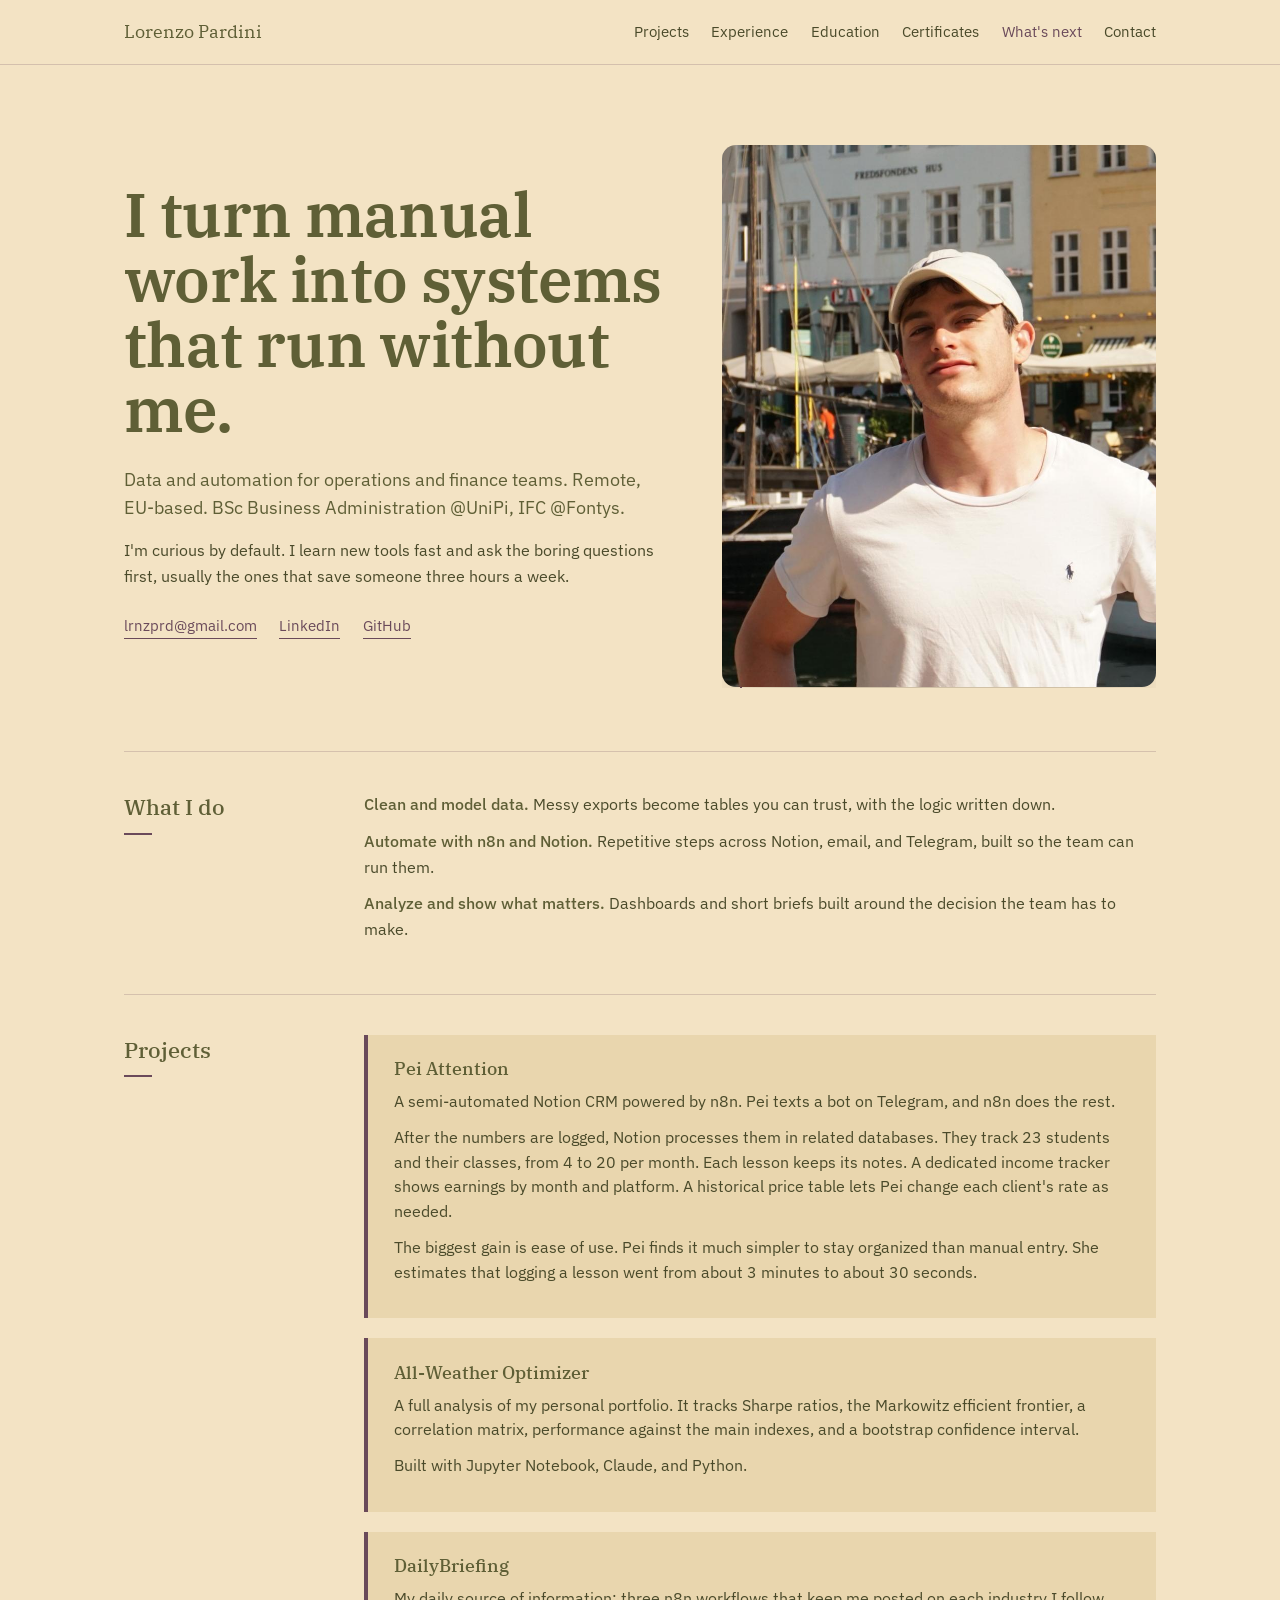
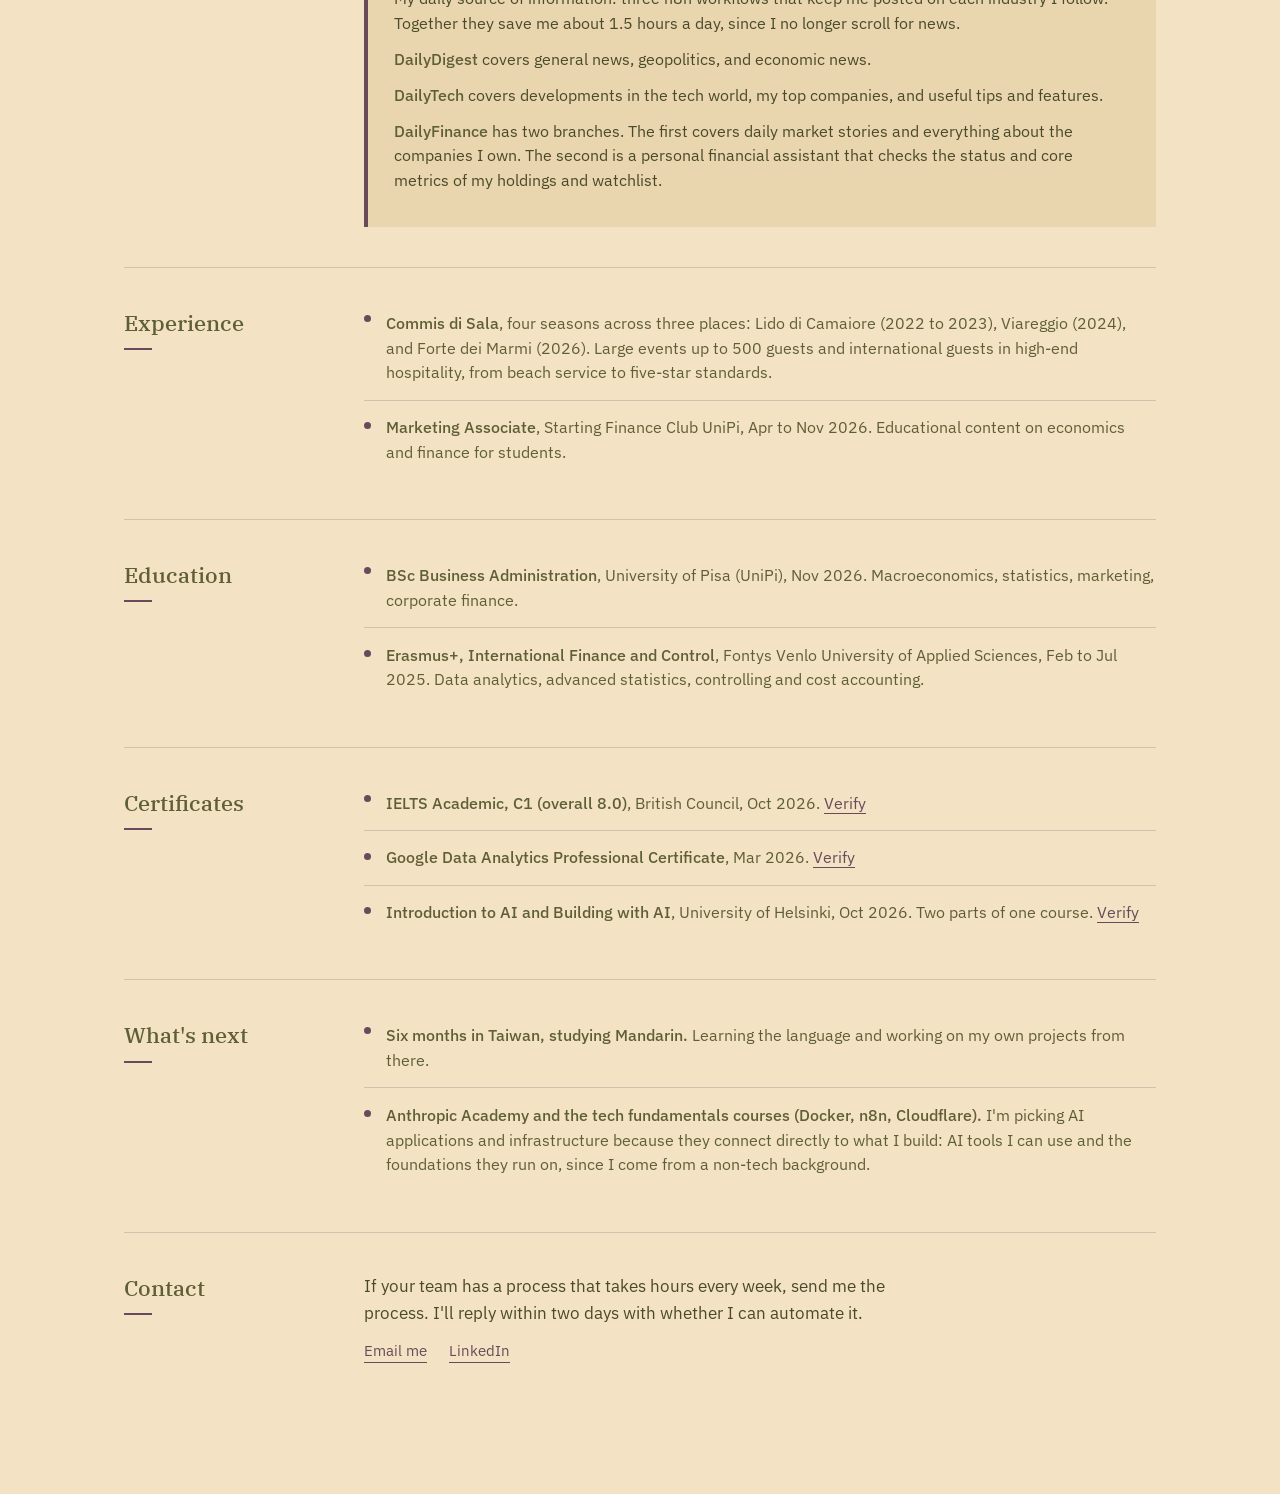
<file: index.html>
<!DOCTYPE html>
<html lang="en" class="js">
<head>
  <meta charset="UTF-8">
  <meta name="viewport" content="width=device-width, initial-scale=1.0">
  <title>Lorenzo Pardini</title>
  <meta name="description" content="Lorenzo Pardini: data and automation for operations and finance teams. Remote, EU-based.">
  <link rel="preconnect" href="https://fonts.googleapis.com">
  <link rel="preconnect" href="https://fonts.gstatic.com" crossorigin>
  <link href="https://fonts.googleapis.com/css2?family=IBM+Plex+Serif:wght@500;600&family=IBM+Plex+Sans:wght@400;500&display=swap" rel="stylesheet">
  <style>
    /* Palette: Pantone 12-0812 TCX Alabaster Gleam (background),
       18-0622 TCX Olive Drab (main text), 18-1411 TCX Plum Wine (details) */
    :root {
      --alabaster: #F3E3C4;
      --alabaster-deep: #E9D6AE;
      --olive: #5F5F36;
      --olive-soft: #4A4A2A;
      --plum: #6A4A5A;
      --line: rgba(106, 74, 90, 0.22);
      --serif: 'IBM Plex Serif', Georgia, serif;
      --sans: 'IBM Plex Sans', system-ui, sans-serif;
    }

    * { box-sizing: border-box; }
    html { scroll-behavior: smooth; scroll-padding-top: 96px; }

    body {
      margin: 0;
      background: var(--alabaster);
      color: var(--olive);
      font-family: var(--sans);
      font-size: 16px;
      line-height: 1.6;
      -webkit-font-smoothing: antialiased;
      min-height: 100vh;
    }

    h1, h2, h3 { font-family: var(--serif); font-weight: 500; line-height: 1.2; margin: 0; }
    p { margin: 0 0 0.7rem; }
    strong { font-weight: 500; color: var(--olive); }

    a {
      color: var(--plum);
      text-decoration: none;
      border-bottom: 1px solid currentColor;
      transition: color 0.2s ease, border-color 0.2s ease;
    }
    a:hover { color: var(--olive); border-color: var(--olive); }
    a:focus-visible { outline: 2px solid var(--plum); outline-offset: 3px; }

    /* ---------- Top tabs ---------- */
    .topbar {
      position: sticky;
      top: 0;
      z-index: 10;
      background: rgba(243, 227, 196, 0.94);
      backdrop-filter: blur(8px);
      border-bottom: 1px solid var(--line);
    }
    .topbar-inner {
      max-width: 1080px;
      margin: 0 auto;
      padding: 0 1.5rem;
      height: 64px;
      display: flex;
      align-items: center;
      justify-content: space-between;
      gap: 1.5rem;
    }
    .brand {
      font-family: var(--serif);
      font-size: 1.1rem;
      color: var(--olive);
      border-bottom: 0;
      white-space: nowrap;
    }
    .tabs {
      display: flex;
      gap: 1.4rem;
      overflow-x: auto;
      scrollbar-width: none;
    }
    .tabs::-webkit-scrollbar { display: none; }
    .tabs a {
      position: relative;
      color: var(--olive-soft);
      border-bottom: 0;
      font-size: 0.92rem;
      padding: 0.4rem 0;
      white-space: nowrap;
    }
    .tabs a::after {
      content: "";
      position: absolute;
      left: 0;
      right: 0;
      bottom: -2px;
      height: 2px;
      background: var(--plum);
      transform: scaleX(0);
      transform-origin: left;
      transition: transform 0.35s ease;
    }
    .tabs a:hover,
    .tabs a.active { color: var(--plum); }
    .tabs a:hover::after,
    .tabs a.active::after { transform: scaleX(1); }

    /* ---------- Layout ---------- */
    .page {
      max-width: 1080px;
      margin: 0 auto;
      padding: 0 1.5rem 5rem;
    }

    /* ---------- Hero: text left, photo right ---------- */
    .hero {
      display: grid;
      grid-template-columns: minmax(0, 1.25fr) minmax(0, 1fr);
      gap: 3.5rem;
      align-items: center;
      padding: 5rem 0 4rem;
    }
    .hero-text h1 {
      font-weight: 600;
      font-size: clamp(2.4rem, 5vw, 3.9rem);
      line-height: 1.04;
      letter-spacing: -0.01em;
      color: var(--olive);
      margin: 0 0 1.5rem;
    }
    .lead { font-size: 1.1rem; color: var(--olive); margin: 0 0 1rem; }
    .hero-text .muted { margin: 0 0 1.5rem; }
    .muted { color: var(--olive-soft); }
    .links {
      display: flex;
      flex-wrap: wrap;
      gap: 0.6rem 1.4rem;
      font-size: 0.95rem;
    }

    .portrait-wrap {
      margin: 0;
      position: relative;
    }
    .portrait-wrap::before {
      content: "";
      position: absolute;
      inset: 18px -18px -18px 18px;
      border: 2px solid var(--plum);
      border-radius: 14px;
      z-index: 0;
    }
    .portrait {
      position: relative;
      z-index: 1;
      display: block;
      width: 100%;
      aspect-ratio: 4 / 5;
      object-fit: cover;
      border-radius: 14px;
      box-shadow: 0 30px 60px -36px rgba(63, 52, 40, 0.45);
    }

    /* ---------- Sections ---------- */
    h2 { font-size: 1.35rem; color: var(--olive); position: relative; }
    h2::after {
      content: "";
      display: block;
      width: 28px;
      height: 2px;
      background: var(--plum);
      margin-top: 0.7rem;
      transition: width 0.5s ease;
    }
    .block:hover h2::after { width: 56px; }
    h3 { font-size: 1.15rem; color: var(--olive); margin-bottom: 0.6rem; }

    .block {
      border-top: 1px solid var(--line);
      padding: 2.5rem 0;
      display: grid;
      grid-template-columns: minmax(0, 200px) minmax(0, 1fr);
      gap: 2.5rem;
    }
    .block > h2 { padding-top: 0.2rem; }
    .block > .content,
    .block > .list { min-width: 0; }

    .project {
      background: var(--alabaster-deep);
      border-left: 4px solid var(--plum);
      padding: 1.4rem 1.6rem;
      margin: 0 0 1.25rem;
      transition: transform 0.35s ease, box-shadow 0.35s ease;
    }
    .project:last-child { margin-bottom: 0; }
    .project:hover {
      transform: translateX(6px);
      box-shadow: -6px 14px 30px -18px rgba(106, 74, 90, 0.4);
    }
    .project p { font-size: 0.97rem; }

    /* Secondary sections: plum marker and hover bar on each entry */
    .list { list-style: none; margin: 0; padding: 0; font-size: 0.97rem; }
    .list li {
      position: relative;
      padding: 0.9rem 0 0.9rem 1.4rem;
      border-top: 1px solid var(--line);
      transition: padding-left 0.35s ease;
    }
    .list li:first-child { border-top: 0; padding-top: 0.2rem; }
    .list li::before {
      content: "";
      position: absolute;
      left: 0;
      top: 1.35rem;
      width: 7px;
      height: 7px;
      border-radius: 50%;
      background: var(--plum);
      transition: transform 0.35s ease, background 0.35s ease;
    }
    .list li:first-child::before { top: 0.45rem; }
    .list li::after {
      content: "";
      position: absolute;
      left: 0;
      top: 0;
      bottom: 0;
      width: 2px;
      background: var(--plum);
      transform: scaleY(0);
      transform-origin: top;
      transition: transform 0.45s cubic-bezier(0.2, 0.7, 0.2, 1);
    }
    .list li:hover { padding-left: 1.7rem; }
    .list li:hover::before { transform: scale(1.5); background: var(--olive); }
    .list li:hover::after { transform: scaleY(1); }

    .contact .muted { font-size: 1.05rem; max-width: 56ch; }

    /* ---------- Motion ---------- */
    .rise {
      opacity: 0;
      transform: translateY(26px);
      animation: rise 0.9s cubic-bezier(0.2, 0.7, 0.2, 1) forwards;
    }
    .r1 { animation-delay: 0.1s; }
    .r2 { animation-delay: 0.25s; }
    .r3 { animation-delay: 0.4s; }
    .r4 { animation-delay: 0.55s; }

    .portrait-wrap {
      animation: portraitIn 1.2s cubic-bezier(0.2, 0.7, 0.2, 1) 0.2s both;
    }
    .portrait {
      animation: portraitZoom 1.8s cubic-bezier(0.2, 0.7, 0.2, 1) 0.2s both;
    }

    .js .block {
      opacity: 0;
      transform: translateY(30px);
      transition: opacity 0.8s ease, transform 0.8s cubic-bezier(0.2, 0.7, 0.2, 1);
    }
    .js .block.in {
      opacity: 1;
      transform: none;
    }

    /* Entries rise in one after another when their section appears */
    .js .list li {
      opacity: 0;
      transform: translateX(-10px);
      transition: opacity 0.6s ease, transform 0.6s cubic-bezier(0.2, 0.7, 0.2, 1), padding-left 0.35s ease;
    }
    .js .block.in .list li { opacity: 1; transform: none; }
    .js .block.in .list li:nth-child(1) { transition-delay: 0.10s; }
    .js .block.in .list li:nth-child(2) { transition-delay: 0.19s; }
    .js .block.in .list li:nth-child(3) { transition-delay: 0.28s; }
    .js .block.in .list li:nth-child(4) { transition-delay: 0.37s; }

    @keyframes rise {
      to { opacity: 1; transform: none; }
    }
    @keyframes portraitIn {
      from { clip-path: inset(0 0 100% 0); opacity: 0; }
      to   { clip-path: inset(0 0 0 0); opacity: 1; }
    }
    @keyframes portraitZoom {
      from { transform: scale(1.12); }
      to   { transform: scale(1); }
    }

    @media (prefers-reduced-motion: reduce) {
      html { scroll-behavior: auto; }
      *, *::before, *::after {
        animation: none !important;
        transition: none !important;
      }
      .js .block,
      .js .list li { opacity: 1; transform: none; }
    }

    /* ---------- Mobile ---------- */
    @media (max-width: 860px) {
      .hero {
        grid-template-columns: 1fr;
        gap: 2.5rem;
        padding-top: 3rem;
      }
      .portrait-wrap { order: -1; max-width: 360px; }
      .block {
        grid-template-columns: 1fr;
        gap: 1rem;
      }
    }

    @media (max-width: 600px) {
      .topbar-inner {
        height: auto;
        padding-top: 0.8rem;
        padding-bottom: 0.4rem;
        flex-direction: column;
        align-items: flex-start;
        gap: 0.4rem;
      }
      .tabs { width: 100%; gap: 1.1rem; }
      .tabs a { font-size: 0.88rem; }
      html { scroll-padding-top: 120px; }
      .page { padding: 0 1.25rem 3.5rem; }
      .hero-text h1 { font-size: 2.2rem; }
    }
  </style>
</head>
<body>

<header class="topbar">
  <div class="topbar-inner">
    <a class="brand" href="#top">Lorenzo Pardini</a>
    <nav class="tabs" aria-label="Sections">
      <a href="#projects">Projects</a>
      <a href="#experience">Experience</a>
      <a href="#education">Education</a>
      <a href="#certificates">Certificates</a>
      <a href="#next">What's next</a>
      <a href="#contact">Contact</a>
    </nav>
  </div>
</header>

<main class="page" id="top">

  <section class="hero">
    <div class="hero-text">
      <h1 class="rise r1">I turn manual work into systems that run without me.</h1>
      <p class="lead rise r2">Data and automation for operations and finance teams. Remote, EU-based. BSc Business Administration @UniPi, IFC @Fontys.</p>
      <p class="muted rise r3">I'm curious by default. I learn new tools fast and ask the boring questions first, usually the ones that save someone three hours a week.</p>
      <p class="links rise r4">
        <a href="mailto:lrnzprd@gmail.com">lrnzprd@gmail.com</a>
        <a href="https://www.linkedin.com/in/lorenzopardini">LinkedIn</a>
        <a href="https://github.com/holylore">GitHub</a>
      </p>
    </div>
    <figure class="portrait-wrap">
      <img class="portrait" src="images/About_Image.jpeg" alt="Lorenzo Pardini in Copenhagen">
    </figure>
  </section>

  <section class="block" id="what">
    <h2>What I do</h2>
    <div class="content">
      <p><strong>Clean and model data.</strong> <span class="muted">Messy exports become tables you can trust, with the logic written down.</span></p>
      <p><strong>Automate with n8n and Notion.</strong> <span class="muted">Repetitive steps across Notion, email, and Telegram, built so the team can run them.</span></p>
      <p><strong>Analyze and show what matters.</strong> <span class="muted">Dashboards and short briefs built around the decision the team has to make.</span></p>
    </div>
  </section>

  <section class="block" id="projects">
    <h2>Projects</h2>
    <div class="content">

      <article class="project">
        <h3>Pei Attention</h3>
        <p class="muted">A semi-automated Notion CRM powered by n8n. Pei texts a bot on Telegram, and n8n does the rest.</p>
        <p class="muted">After the numbers are logged, Notion processes them in related databases. They track 23 students and their classes, from 4 to 20 per month. Each lesson keeps its notes. A dedicated income tracker shows earnings by month and platform. A historical price table lets Pei change each client's rate as needed.</p>
        <p class="muted">The biggest gain is ease of use. Pei finds it much simpler to stay organized than manual entry. She estimates that logging a lesson went from about 3 minutes to about 30 seconds.</p>
      </article>

      <article class="project">
        <h3>All-Weather Optimizer</h3>
        <p class="muted">A full analysis of my personal portfolio. It tracks Sharpe ratios, the Markowitz efficient frontier, a correlation matrix, performance against the main indexes, and a bootstrap confidence interval.</p>
        <p class="muted">Built with Jupyter Notebook, Claude, and Python.</p>
      </article>

      <article class="project">
        <h3>DailyBriefing</h3>
        <p class="muted">My daily source of information: three n8n workflows that keep me posted on each industry I follow. Together they save me about 1.5 hours a day, since I no longer scroll for news.</p>
        <p class="muted"><strong>DailyDigest</strong> covers general news, geopolitics, and economic news.</p>
        <p class="muted"><strong>DailyTech</strong> covers developments in the tech world, my top companies, and useful tips and features.</p>
        <p class="muted"><strong>DailyFinance</strong> has two branches. The first covers daily market stories and everything about the companies I own. The second is a personal financial assistant that checks the status and core metrics of my holdings and watchlist.</p>
      </article>

    </div>
  </section>

  <section class="block" id="experience">
    <h2>Experience</h2>
    <ul class="list">
      <li><strong>Commis di Sala</strong>, four seasons across three places: Lido di Camaiore (2022 to 2023), Viareggio (2024), and Forte dei Marmi (2026). Large events up to 500 guests and international guests in high-end hospitality, from beach service to five-star standards.</li>
      <li><strong>Marketing Associate</strong>, Starting Finance Club UniPi, Apr to Nov 2026. Educational content on economics and finance for students.</li>
    </ul>
  </section>

  <section class="block" id="education">
    <h2>Education</h2>
    <ul class="list">
      <li><strong>BSc Business Administration</strong>, University of Pisa (UniPi), Nov 2026. Macroeconomics, statistics, marketing, corporate finance.</li>
      <li><strong>Erasmus+, International Finance and Control</strong>, Fontys Venlo University of Applied Sciences, Feb to Jul 2025. Data analytics, advanced statistics, controlling and cost accounting.</li>
    </ul>
  </section>

  <section class="block" id="certificates">
    <h2>Certificates</h2>
    <ul class="list">
      <li><strong>IELTS Academic, C1 (overall 8.0)</strong>, British Council, Oct 2026. <a href="https://ielts.org/verify">Verify</a></li>
      <li><strong>Google Data Analytics Professional Certificate</strong>, Mar 2026. <a href="https://www.coursera.org/account/accomplishments/professional-cert/1Q8PLENV7YXK">Verify</a></li>
      <li><strong>Introduction to AI and Building with AI</strong>, University of Helsinki, Oct 2026. Two parts of one course. <a href="https://certificates.mooc.fi/validate/1dyxwdo35ev">Verify</a></li>
    </ul>
  </section>

  <section class="block" id="next">
    <h2>What's next</h2>
    <ul class="list">
      <li><strong>Six months in Taiwan, studying Mandarin.</strong> Learning the language and working on my own projects from there.</li>
      <li><strong>Anthropic Academy and the tech fundamentals courses (Docker, n8n, Cloudflare).</strong> I'm picking AI applications and infrastructure because they connect directly to what I build: AI tools I can use and the foundations they run on, since I come from a non-tech background.</li>
    </ul>
  </section>

  <section class="block contact" id="contact">
    <h2>Contact</h2>
    <div class="content">
      <p class="muted">If your team has a process that takes hours every week, send me the process. I'll reply within two days with whether I can automate it.</p>
      <p class="links">
        <a href="mailto:lrnzprd@gmail.com">Email me</a>
        <a href="https://www.linkedin.com/in/lorenzopardini">LinkedIn</a>
      </p>
    </div>
  </section>

</main>

<script>
  (function () {
    var tabs = document.querySelectorAll('.tabs a');
    var sections = Array.prototype.map.call(tabs, function (a) {
      return document.querySelector(a.getAttribute('href'));
    });

    if ('IntersectionObserver' in window) {
      var spy = new IntersectionObserver(function (entries) {
        entries.forEach(function (entry) {
          if (!entry.isIntersecting) return;
          tabs.forEach(function (t) { t.classList.remove('active'); });
          var i = sections.indexOf(entry.target);
          if (i > -1) tabs[i].classList.add('active');
        });
      }, { rootMargin: '-40% 0px -55% 0px' });
      sections.forEach(function (s) { if (s) spy.observe(s); });
    }

    var blocks = document.querySelectorAll('.block');
    if ('IntersectionObserver' in window) {
      var reveal = new IntersectionObserver(function (entries) {
        entries.forEach(function (entry) {
          if (entry.isIntersecting) {
            entry.target.classList.add('in');
            reveal.unobserve(entry.target);
          }
        });
      }, { threshold: 0.12 });
      blocks.forEach(function (b) { reveal.observe(b); });
    } else {
      blocks.forEach(function (b) { b.classList.add('in'); });
    }
  })();
</script>

</body>
</html>
</file>
